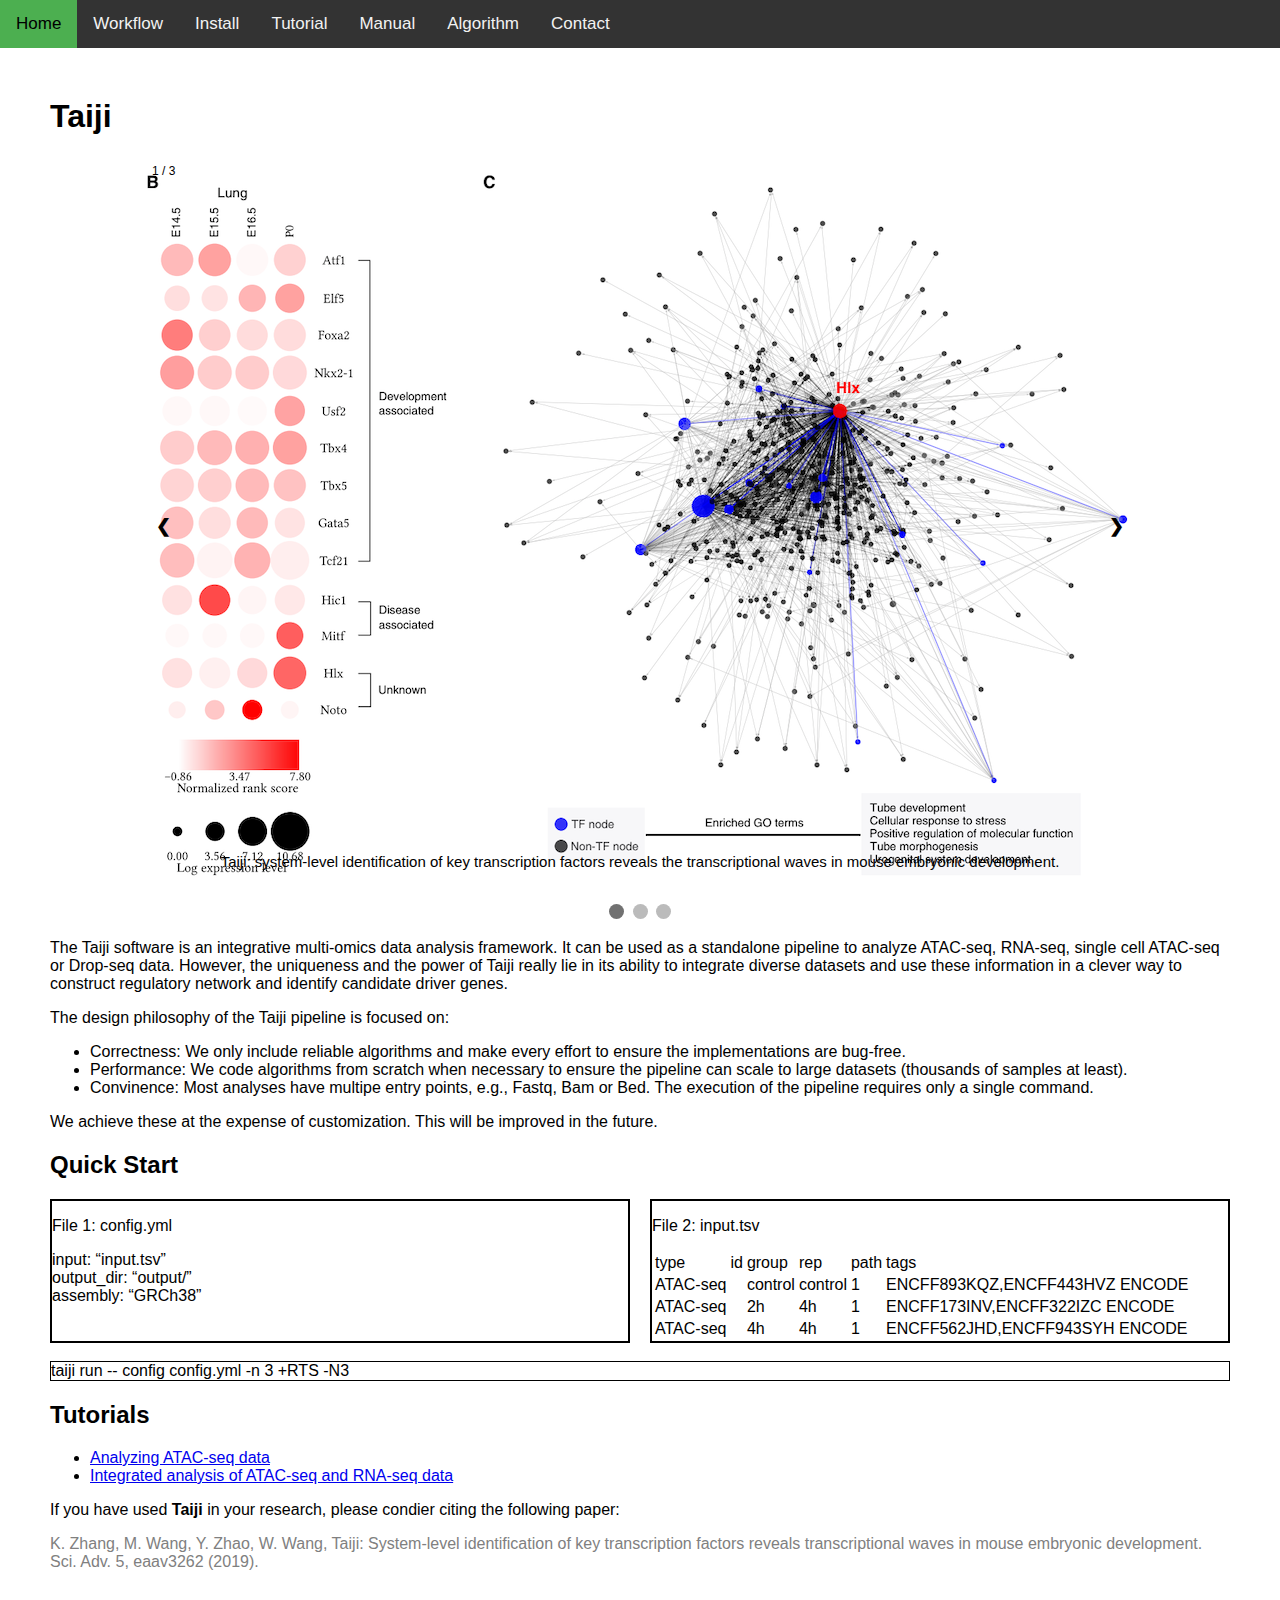
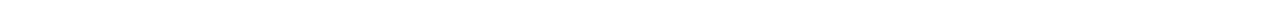
<file: index.html>
<!DOCTYPE html> 
<html> 
    <head>
        <meta charset="utf-8">
        <title> Taiji </title>
        <link rel="stylesheet" href="style.css">
    </head>
    <body> 
      <div class="topnav"> 
          <a class="active" href="https://zaudrey.github.io/index.html#home">Home</a>
          <a href="https://taiji-pipeline.github.io/static/other/taiji.html">Workflow</a>
          <a href="https://zaudrey.github.io/install.html#install">Install</a>
          <a href="https://zaudrey.github.io/blog_1_ATAC.html">Tutorial</a>
          <a href="https://taiji-pipeline.github.io/documentation/">Manual</a>
          <a href="https://zaudrey.github.io/algorithm.html">Algorithm</a>
          <a href="https://zaudrey.github.io/contact.html">Contact</a>
        </div>
      <div class="margin">
        <h1>Taiji</h1>
        <div class="slideshow-container">
        <div class="mySlides fade">
          <div class="numbertext">1 / 3</div>
          <img src="https://zaudrey.github.io/home-img1.png" style="width:100% height:300px">
          <div class="text">Taiji: system-level identification of key transcription factors reveals the transcriptional waves in mouse embryonic development.</div>
        </div>

        <div class="mySlides fade">
          <div class="numbertext">2 / 3</div>
          <img src="https://zaudrey.github.io/home-img2.jpg" style="width:100% height:300px">
          <div class="text">Epigenetic: landscapes reveal transcription factors that regulated CD8+ T cell differentitation.</div>
        </div>

        <div class="mySlides fade">
          <div class="numbertext">3 / 3</div>
          <img src="https://zaudrey.github.io/home-img3.jpg" style="width:100% height:300px">
          <div class="text">Runx3 programs CD8+ T cell residency in non-lymphoid tissues and tumours.</div>
        </div>

        <a class="prev" onclick="plusSlides(-1)">&#10094;</a>
        <a class="next" onclick="plusSlides(1)">&#10095;</a>

        </div>
        <br>

        <div style="text-align:center">
          <span class="dot" onclick="currentSlide(1)"></span> 
          <span class="dot" onclick="currentSlide(2)"></span> 
          <span class="dot" onclick="currentSlide(3)"></span> 
        </div>
        
        <p>
          The Taiji software is an integrative multi-omics data analysis framework. It can be used as a standalone pipeline to analyze ATAC-seq, RNA-seq, single cell ATAC-seq or 
          Drop-seq data. However, the uniqueness and the power of Taiji really lie in its ability to integrate diverse datasets and use these information in a clever way to 
          construct regulatory network and identify candidate driver genes. 
        </p>
        <p>
          The design philosophy of the Taiji pipeline is focused on:
        </p>
        <ul>
            <li>Correctness: We only include reliable algorithms and make every effort to ensure the implementations are bug-free.</li>
            <li>Performance: We code algorithms from scratch when necessary to ensure the pipeline can scale to large datasets (thousands of samples at least).</li>
            <li>Convinence: Most analyses have multipe entry points, e.g., Fastq, Bam or Bed. The execution of the pipeline requires only a single command.</li>
        </ul> 
        <p> We achieve these at the expense of customization. This will be improved in the future.</p>
        
        <h2>Quick Start</h2>
        <!---How to make boxes under file 1 and file 2 float next to each other--->
        <div class="flex-container"> 
            <div class="flex-child">
                <p>File 1: config.yml</p> 
                input: <q>input.tsv</q>
                <br>
                output_dir: <q>output/</q>
                <br>
                assembly: <q>GRCh38</q> 
            </div>
            <div class="flex-child"> 
          
                 <p>File 2: input.tsv</p> 
                 <table>
                      <tr>
                            <td>type</td>
                            <td>id</td>
                            <td>group</td>
                            <td>rep</td>
                            <td>path</td>
                            <td>tags</td>
                      </tr>
                      <tr>
                            <td>ATAC-seq</td>
                            <td></td>
                            <td>control</td>
                            <td>control</td>
                            <td>1</td>
                            <td>ENCFF893KQZ,ENCFF443HVZ	ENCODE</td>
                      </tr>
                      <tr>
                            <td>ATAC-seq</td>
                            <td></td>
                            <td>2h</td>
                            <td>4h</td>
                            <td>1</td>
                            <td>ENCFF173INV,ENCFF322IZC	ENCODE</td>
                      </tr>
                      <tr>
                            <td>ATAC-seq</td>
                            <td></td>
                            <td>4h</td>
                            <td>4h</td>
                            <td>1</td>
                            <td>ENCFF562JHD,ENCFF943SYH	ENCODE</td>
                      </tr>
                </table>
              </div>
            </div>
            <br>
            <div style="border:1px solid black">
                taiji run -- config config.yml -n 3 +RTS -N3
            </div>

            <h2>Tutorials</h2>
            <ul>
                <li>
                    <a href="https://taiji-pipeline.github.io/blog_1_ATAC.html">Analyzing ATAC-seq data</a>
                </li>
                <li>
                    <a href="https://taiji-pipeline.github.io/blog_2_ATAC+RNA.html">Integrated analysis of ATAC-seq and RNA-seq data</a>
                </li>
            </ul>
            <p>If you have used <b>Taiji</b> in your research, please condier citing the following paper:</p>
            <div style="color:grey">
                K. Zhang, M. Wang, Y. Zhao, W. Wang, Taiji: System-level identification of key transcription factors reveals transcriptional waves in mouse embryonic development. 
                Sci. Adv. 5, eaav3262 (2019).
            </div>
        </div>
        
        
      <script>
        var slideIndex = 1;
        showSlides(slideIndex);

        function plusSlides(n) {
          showSlides(slideIndex += n);
        }

        function currentSlide(n) {
          showSlides(slideIndex = n);
        }

        function showSlides(n) {
          var i;
          var slides = document.getElementsByClassName("mySlides");
          var dots = document.getElementsByClassName("dot");
          if (n > slides.length) {slideIndex = 1}    
          if (n < 1) {slideIndex = slides.length}
          for (i = 0; i < slides.length; i++) {
              slides[i].style.display = "none";  
          }
          for (i = 0; i < dots.length; i++) {
              dots[i].className = dots[i].className.replace(" active", "");
          }
          slides[slideIndex-1].style.display = "block";  
          dots[slideIndex-1].className += " active";
        }
      </script>
        
        
     </body>
 </html>
</file>
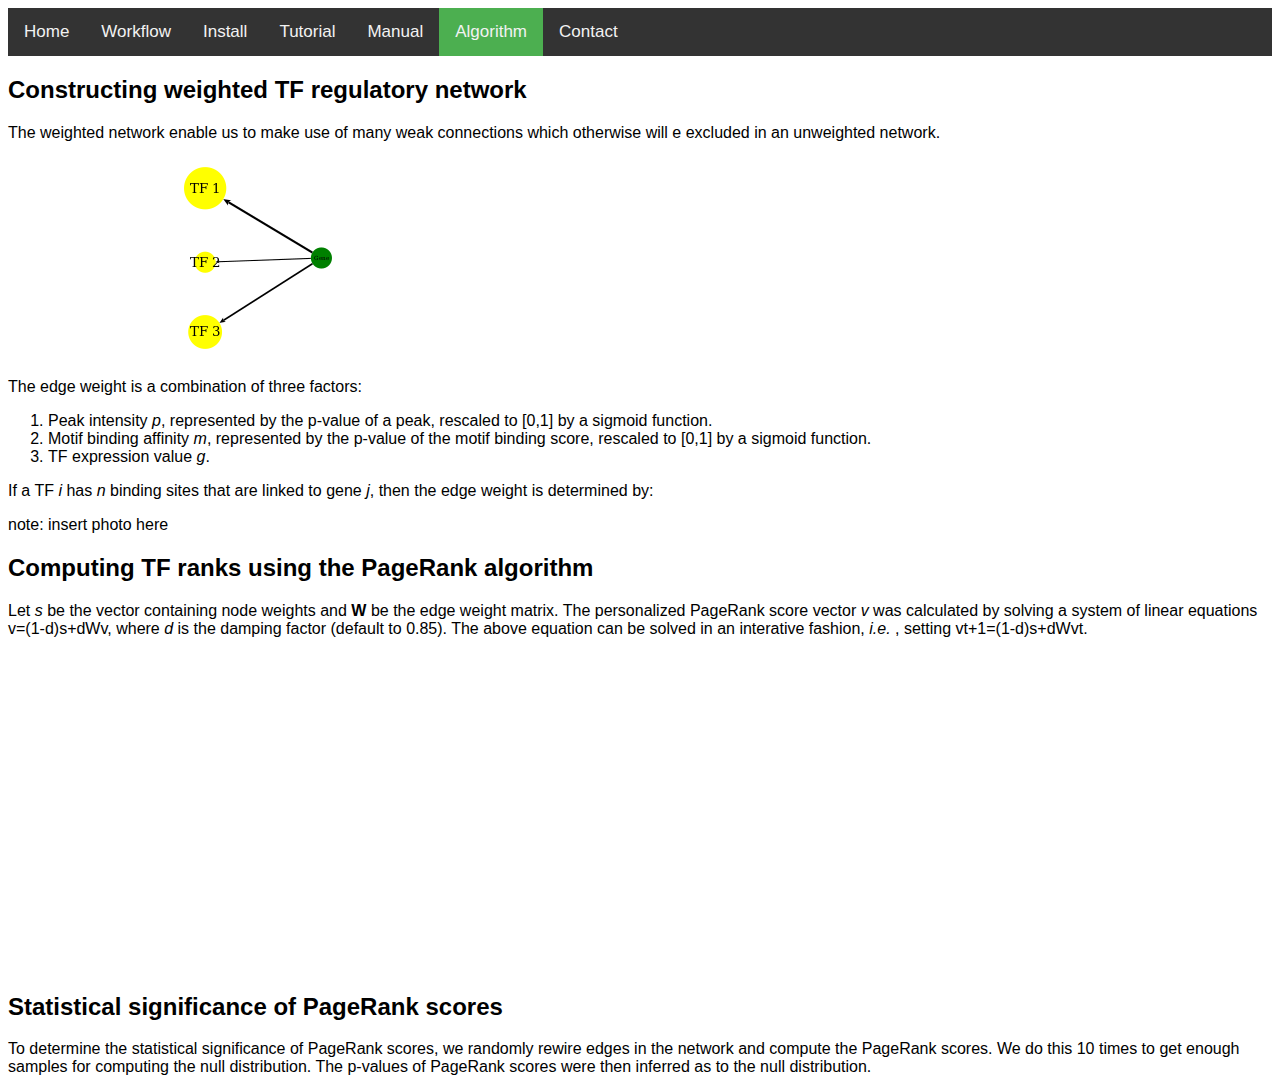
<file: algorithm.html>
<!DOCTYPE html>
<html>
  <head>
    <meta charset="utf-8">
    <title>Workflow</title>
  </head>
    <style>
        /* add a black background color to the top navigation */
                .topnav{
                    background-color: #333;
                    overflow: hidden;
                    font-family: Arial, Helvetica, sans-serif;
                 }
                /* style the links inside the navigation bar*/
                 .topnav a{
                     float: left;
                     color: #f2f2f2;
                     text-align: center;
                     padding: 14px 16px;
                     text-decoration: none;
                     font-size: 17px;
                 }
                /* change the color of the links on hover */
                .topnav a:hover{
                    background-color: #ddd;
                    color: black;
                }
                /* add a color ot the active/current link*/ 
                .topnav a.active{
                    background-color: #4CAF50;
                }

                /* changes font of body*/
                body{
                    font-family: Arial;
                }
      
                /* Fixed sidenav, full height */
                  .sidenav {
                    height: 100%;
                    width: 200px;
                    position: fixed;
                    z-index: 1;
                    top: 0;
                    left: 0;
                    background-color: #111;
                    overflow-x: hidden;
                    padding-top: 20px;
                  }

                  /* Style the sidenav links and the dropdown button */
                  .sidenav a, .dropdown-btn {
                    padding: 6px 8px 6px 16px;
                    text-decoration: none;
                    font-size: 20px;
                    color: #818181;
                    display: block;
                    border: none;
                    background: none;
                    width:100%;
                    text-align: left;
                    cursor: pointer;
                    outline: none;
                  }

                  /* On mouse-over */
                  .sidenav a:hover, .dropdown-btn:hover {
                    color: #f1f1f1;
                  }

                  /* Main content */
                  .main {
                    margin-left: 200px; /* Same as the width of the sidenav */
                    font-size: 20px; /* Increased text to enable scrolling */
                    padding: 0px 10px;
                  }

                  /* Add an active class to the active dropdown button */
                  .active {
                    background-color: green;
                    color: white;
                  }

                  /* Dropdown container (hidden by default). Optional: add a lighter background color and some left padding to change the design of the dropdown content */
                  .dropdown-container {
                    display: none;
                    background-color: #262626;
                    padding-left: 8px;
                  }

                  /* Optional: Style the caret down icon */
                  .fa-caret-down {
                    float: right;
                    padding-right: 8px;
                  }
      
    </style>
  
  <body>
    <div class="topnav"> 
          <a href="https://zaudrey.github.io/index.html#home">Home</a>
          <a href="https://taiji-pipeline.github.io/static/other/taiji.html">Workflow</a>
          <a href="https://zaudrey.github.io/install.html#install">Install</a>
          <a href="https://zaudrey.github.io/blog_1_ATAC.html">Tutorial</a>      
          <a href="https://taiji-pipeline.github.io/documentation/">Manual</a>
          <a class="active" href="https://zaudrey.github.io/algorithm.html">Algorithm</a>
          <a href="https://zaudrey.github.io/contact.html">Contact</a>
    </div>
    
    <h2>Constructing weighted TF regulatory network</h2>
    <p>The weighted network enable us to make use of many weak connections which otherwise will e excluded in an unweighted network.</p>
    
    <img src="https://zaudrey.github.io/algorithm-img1.png" alt="Algorithm Image 1">
    <br>    
         
    <p>The edge weight is a combination of three factors:</p>
    <ol>
      <li>Peak intensity <i>p</i>, represented by the p-value of a peak, rescaled to [0,1] by a sigmoid function.</li>
      <li>Motif binding affinity <i>m</i>, represented by the p-value of the motif binding score, rescaled to [0,1] by a sigmoid function.</li>
      <li>TF expression value <i>g</i>.</li>
    </ol>
    <p>If a TF <i>i</i> has <i>n</i> binding sites that are linked to gene <i>j</i>, then the edge weight is determined by:</p>
    <p>note: insert photo here</p>
    <h2>Computing TF ranks using the PageRank algorithm</h2>
    <p>Let <i>s</i> be the vector containing node weights and <b>W</b> be the edge weight matrix. The personalized PageRank score vector <i>v</i> was calculated by solving a 
      system of linear equations v=(1-d)s+dWv, where <i>d</i> is the damping factor (default to 0.85). The above equation can be solved in an interative fashion, <i>i.e.</i>
      , setting vt+1=(1-d)s+dWvt. </p>
    <iframe width="560" height="315" src="https://www.youtube.com/embed/P8Kt6Abq_rM" title="YouTube video player" frameborder="0" allow="accelerometer; autoplay; clipboard-write; 
    encrypted-media; gyroscope; picture-in-picture" allowfullscreen></iframe>
    
    <h2>Statistical significance of PageRank scores</h2>
    <p>To determine the statistical significance of PageRank scores, we randomly rewire edges in the network and compute the PageRank scores. We do this 10 times to get enough
    samples for computing the null distribution. The p-values of PageRank scores were then inferred as to the null distribution.</p>
      
      
      
  </body>
</html>
</file>
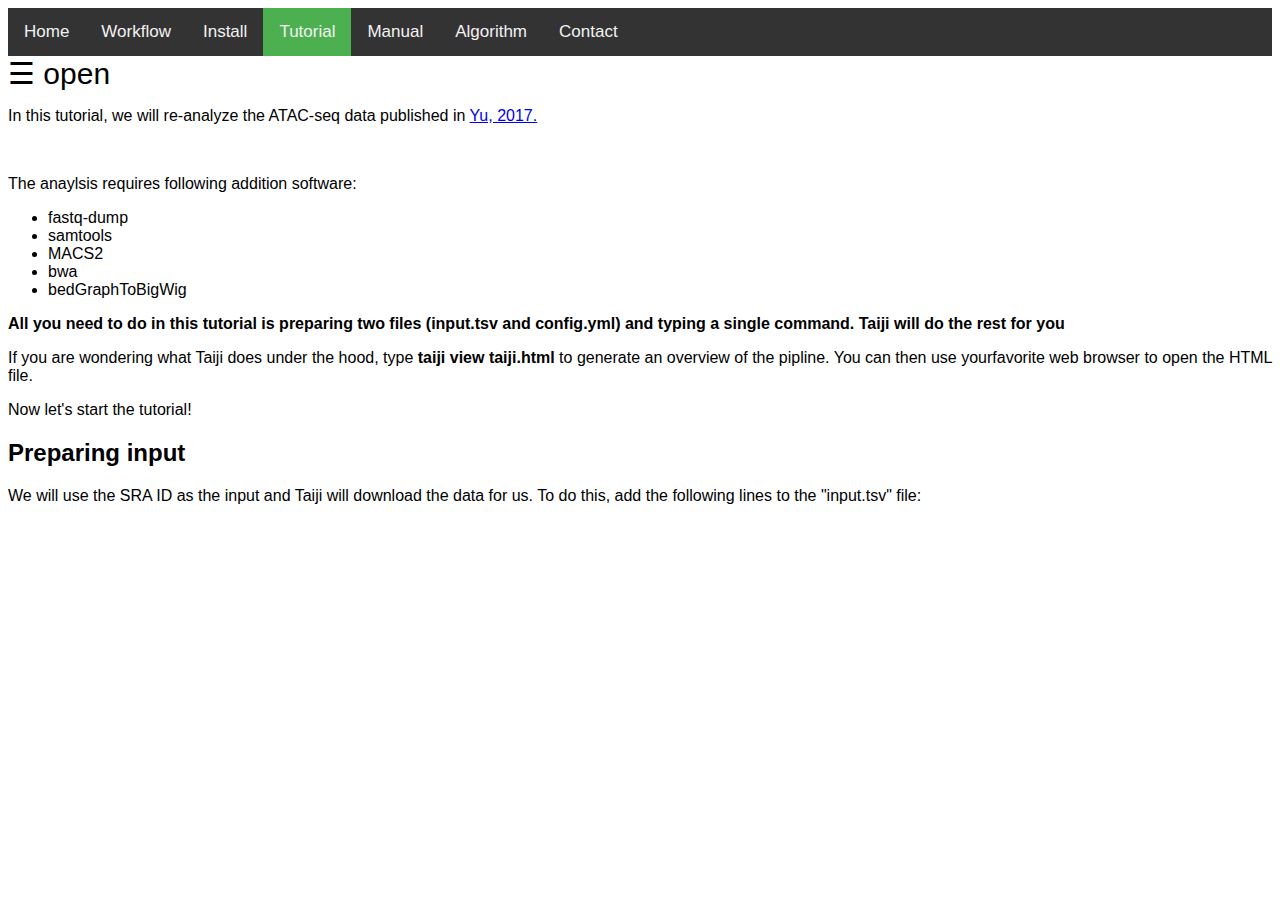
<file: blog_1_ATAC.html>
<!DOCTYPE html>
<html>
  <head>
    <meta charset="utf-8">
    <title>Tutorial</title>
    <link rel="stylesheet" href="https://zaudrey.github.io/blog.css">
  </head>
  
  <body>
    <div class="topnav"> 
          <a href="https://zaudrey.github.io/index.html#home">Home</a>
          <a href="https://taiji-pipeline.github.io/static/other/taiji.html">Workflow</a>
          <a href="https://zaudrey.github.io/install.html#install">Install</a>
          <a class="active" href="https://zaudrey.github.io/blog_1_ATAC.html">Tutorial</a>
          <a href="https://taiji-pipeline.github.io/documentation/">Manual</a>
          <a href="https://zaudrey.github.io/algorithm.html">Algorithm</a>
          <a href="https://zaudrey.github.io/contact.html">Contact</a>
     </div>

     <div id="mySidenav" class="sidenav">
        <a href="javascript:void(0)" class="closebtn" onclick="closeNav()">&times;</a>
        <a class"active" href="https://zaudrey.github.io/blog_1_ATAC.html">ATAC: CD8 T cell development</a>
        <a href="https://zaudrey.github.io/blog_2_ATAC+RNA.html">ATAC+RNA: Mouse development</a>
        <a href="https://zaudrey.github.io/blog_3_scATAC.html">scATAC: Mouse forebrain</a>
      </div>
      
    <span style="font-size:30px;cursor:pointer" onclick="openNav()">&#9776; open</span>
    
    <p>In this tutorial, we will re-analyze the ATAC-seq data published in <a href="https://www.nature.com/articles/ni.3706">Yu, 2017.</a></p>
    <br>
    <p>The anaylsis requires following addition software:</p>
    <ul>
      <li>fastq-dump</li>
      <li>samtools</li>
      <li>MACS2</li>
      <li>bwa</li>
      <li>bedGraphToBigWig</li>
    </ul>
    <p><b>All you need to do in this tutorial is preparing two files (input.tsv and config.yml) and typing a single command. Taiji will do the rest for 
      you</b></p>
    <p>If you are wondering what Taiji does under the hood, type <b>taiji view taiji.html</b> to generate an overview of the pipline. You can then use yourfavorite web browser 
      to open the HTML file.</p>
    <p>Now let's start the tutorial!</p>
    
    <h2>Preparing input</h2>
    <p>We will use the SRA ID as the input and Taiji will download the data for us. To do this, add the following lines to the "input.tsv" file:</p>
    
    <div>
    </div>
    
    <script>
    function openNav() {
      document.getElementById("mySidenav").style.width = "250px";
    }

    function closeNav() {
      document.getElementById("mySidenav").style.width = "0";
    }
    </script>
    
    
  </body>
</html>
</file>
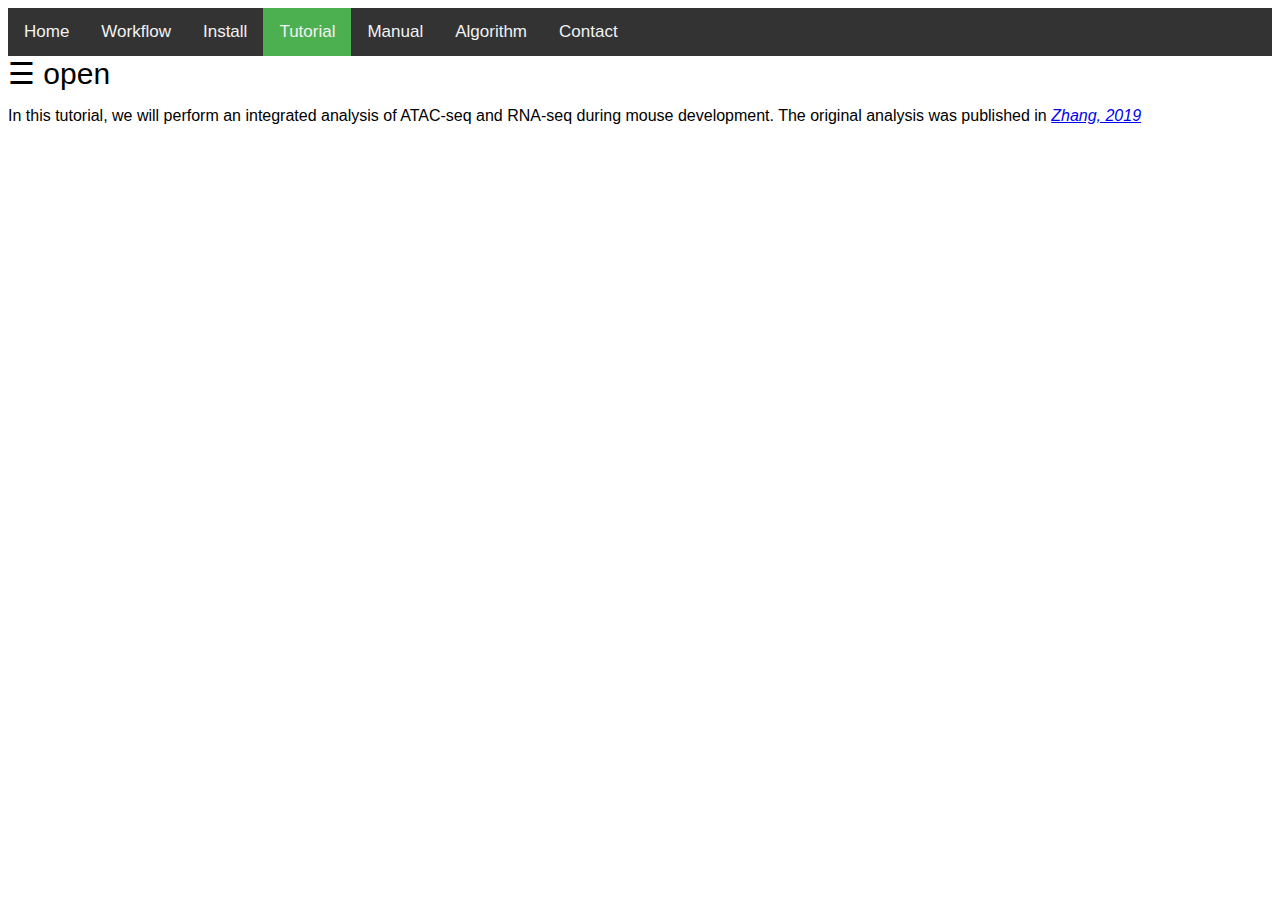
<file: blog_2_ATAC+RNA.html>
<!DOCTYPE html>
<html>
  <head>
    <meta charset="utf-8">
    <title>Tutorial</title>
    <link rel="stylesheet" href="https://zaudrey.github.io/blog.css">
  </head>
  
  <body>
    <div class="topnav"> 
          <a href="https://zaudrey.github.io/index.html#home">Home</a>
          <a href="https://taiji-pipeline.github.io/static/other/taiji.html">Workflow</a>
          <a href="https://zaudrey.github.io/install.html#install">Install</a>
          <a class="active" href="https://zaudrey.github.io/blog_1_ATAC.html">Tutorial</a>
          <a href="https://taiji-pipeline.github.io/documentation/">Manual</a>
          <a href="https://zaudrey.github.io/algorithm.html">Algorithm</a>
          <a href="https://zaudrey.github.io/contact.html">Contact</a>
     </div>

     <div id="mySidenav" class="sidenav">
        <a href="javascript:void(0)" class="closebtn" onclick="closeNav()">&times;</a>
        <a href="https://zaudrey.github.io/blog_1_ATAC.html">ATAC: CD8 T cell development</a>
        <a class"active" href="https://zaudrey.github.io/blog_2_ATAC+RNA.html">ATAC+RNA: Mouse development</a>
        <a href="https://zaudrey.github.io/blog_3_scATAC.html">scATAC: Mouse forebrain</a>
      </div>
      
    <span style="font-size:30px;cursor:pointer" onclick="openNav()">&#9776; open</span>
    
    <p>In this tutorial, we will perform an integrated analysis of ATAC-seq and RNA-seq during mouse development. The original analysis was published in 
      <a href="https://advances.sciencemag.org/content/5/3/eaav3262"><i>Zhang, 2019</i></a></p>
    
    <script>
    function openNav() {
      document.getElementById("mySidenav").style.width = "250px";
    }

    function closeNav() {
      document.getElementById("mySidenav").style.width = "0";
    }
    </script>
    
    
  </body>
</html>
</file>
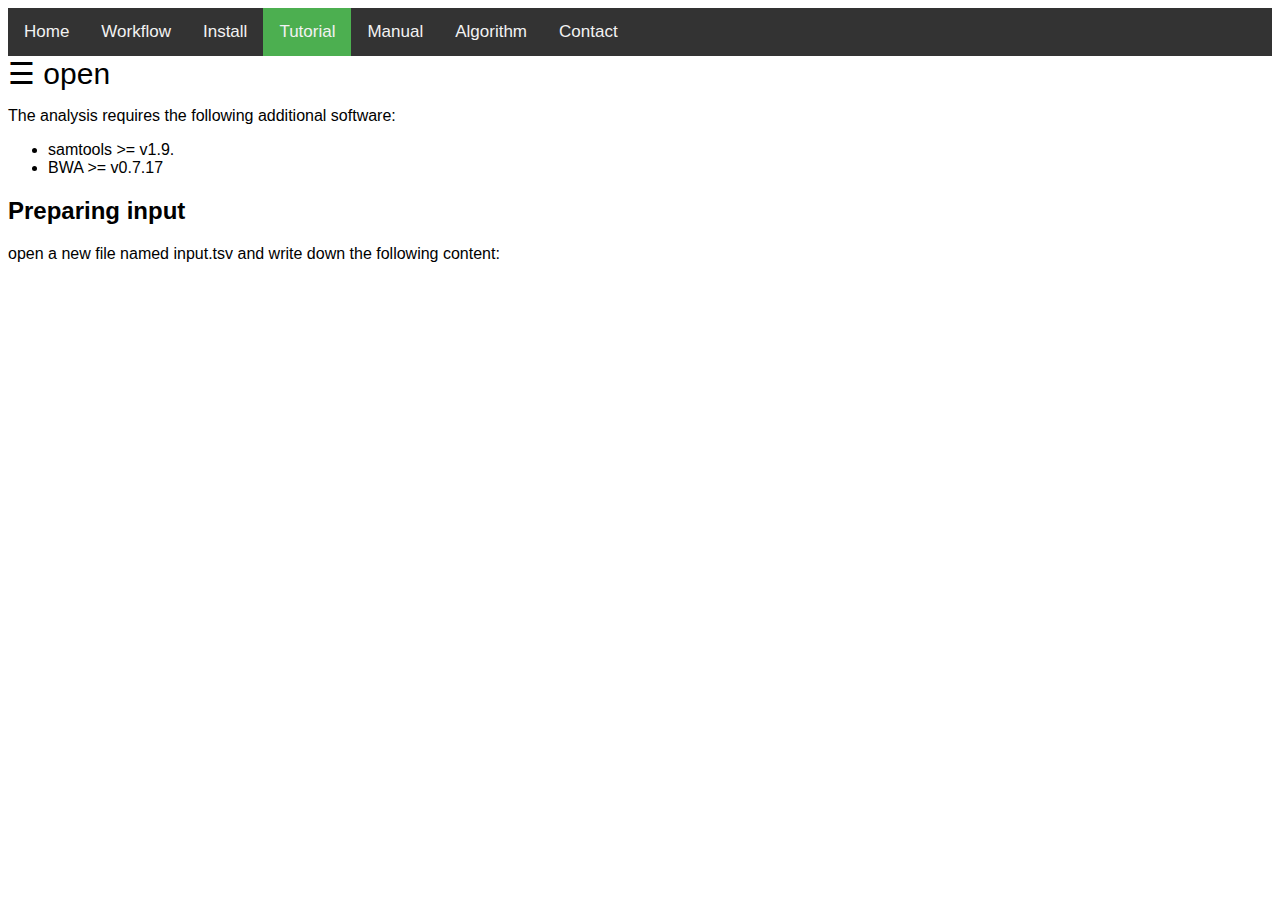
<file: blog_3_scATAC.html>
<!DOCTYPE html>
<html>
  <head>
    <meta charset="utf-8">
    <title>Tutorial</title>
    <link rel="stylesheet" href="https://zaudrey.github.io/blog_1.css">
  </head>
  
  <body>
    <div class="topnav"> 
          <a href="https://zaudrey.github.io/index.html#home">Home</a>
          <a href="https://taiji-pipeline.github.io/static/other/taiji.html">Workflow</a>
          <a href="https://zaudrey.github.io/install.html#install">Install</a>
          <a class="active" href="https://zaudrey.github.io/blog_1_ATAC.html">Tutorial</a>
          <a href="https://taiji-pipeline.github.io/documentation/">Manual</a>
          <a href="https://zaudrey.github.io/algorithm.html">Algorithm</a>
          <a href="https://zaudrey.github.io/contact.html">Contact</a>
     </div>

     <div id="mySidenav" class="sidenav">
        <a href="javascript:void(0)" class="closebtn" onclick="closeNav()">&times;</a>
        <a href="https://zaudrey.github.io/blog_1_ATAC.html">ATAC: CD8 T cell development</a>
        <a href="https://zaudrey.github.io/blog_2_ATAC+RNA.html">ATAC+RNA: Mouse development</a>
        <a class"active" href="https://zaudrey.github.io/blog_3_scATAC.html">scATAC: Mouse forebrain</a>
      </div>
      
    <span style="font-size:30px;cursor:pointer" onclick="openNav()">&#9776; open</span>
    
    <p>The analysis requires the following additional software:</p>
    <ul>
      <li>samtools >= v1.9.</li>
      <li>BWA >= v0.7.17</li>
    </ul>
    
    <h2>Preparing input</h2>
    <p>open a new file named input.tsv and write down the following content:</p>
    
    <script>
    function openNav() {
      document.getElementById("mySidenav").style.width = "250px";
    }

    function closeNav() {
      document.getElementById("mySidenav").style.width = "0";
    }
    </script>
    
    
  </body>
</html>
</file>
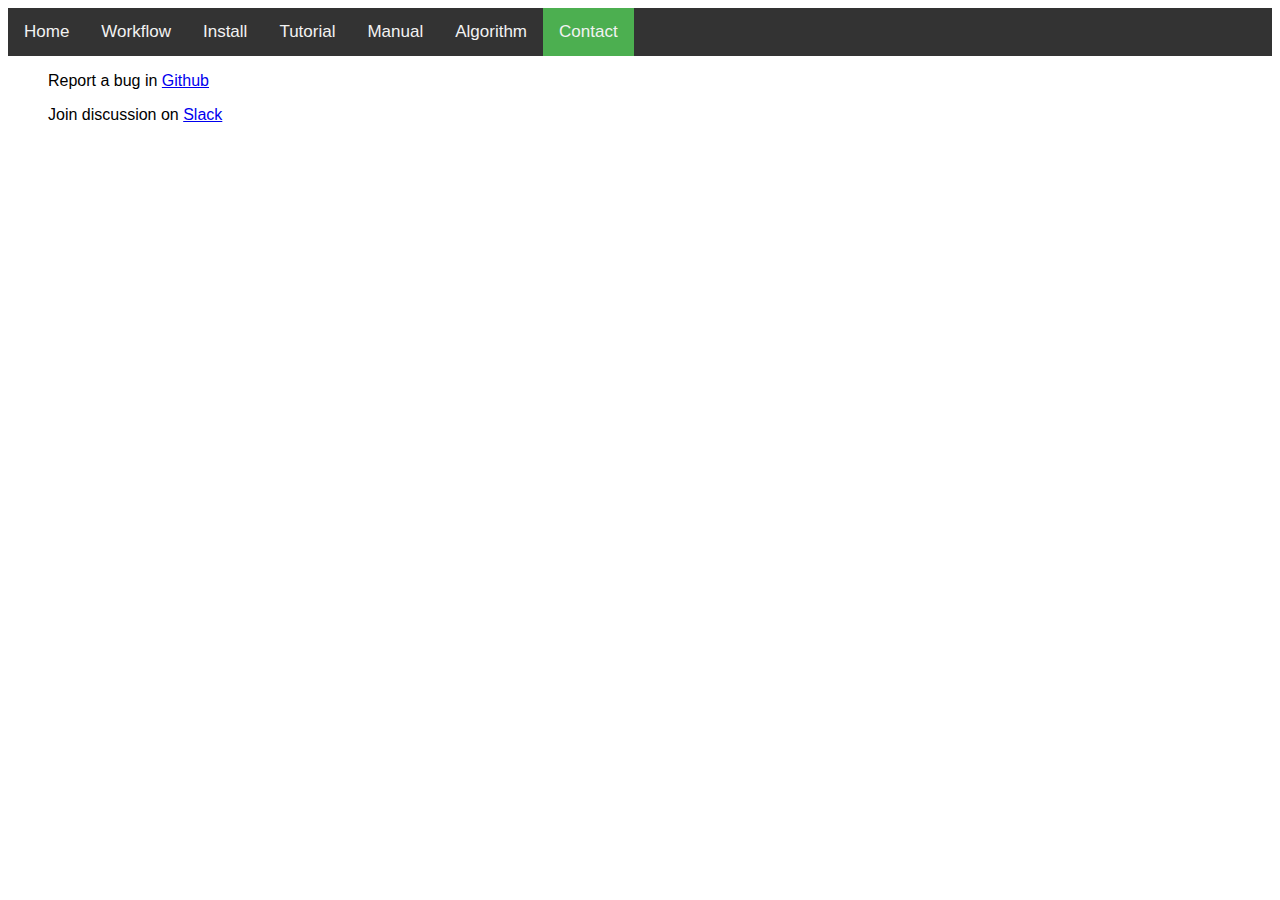
<file: contact.html>
<!DOCTYPE html>
<html>
  <head>
    <meta charset="utf-8">
    <title>Workflow</title>
    <style>
      /* add a black background color to the top navigation */
            .topnav{
                background-color: #333;
                overflow: hidden;
             }
            /* style the links inside the navigation bar*/
             .topnav a{
                 float: left;
                 color: #f2f2f2;
                 text-align: center;
                 padding: 14px 16px;
                 text-decoration: none;
                 font-size: 17px;
             }
            /* change the color of the links on hover */
            .topnav a:hover{
                background-color: #ddd;
                color: black;
            }
            /* add a color ot the active/current link*/ 
            .topnav a.active{
                background-color: #4CAF50;
            }
            
            /* changes font of body*/
            body{
                font-family: Arial;
            }
      
    </style>
  </head>
  <body>
     <div class="topnav"> 
          <a href="https://zaudrey.github.io/index.html#home">Home</a>
          <a href="https://taiji-pipeline.github.io/static/other/taiji.html">Workflow</a>
          <a href="https://zaudrey.github.io/install.html#install">Install</a>
          <a href="https://zaudrey.github.io/blog_1_ATAC.html">Tutorial</a>
          <a href="https://taiji-pipeline.github.io/documentation/">Manual</a>
          <a href="https://zaudrey.github.io/algorithm.html">Algorithm</a>
          <a class="active" href="https://zaudrey.github.io/contact.html">Contact</a>
        </div>
    
    <li>
      <ul>Report a bug in <a href="https://github.com/Taiji-pipeline/Taiji">Github</a></ul>
      <ul>Join discussion on <a href="https://taiji-pipeline.slack.com/join/shared_invite/enQtNzkyOTYxNjQ3NTU2LTMzMDUzNDhlNGQyODUwNThhZTE2YWI1Mjk5NDZiMDM5YzI5NjU5OWE2OTA1Yj
        YwYjI5MDNmMWMxOGNjOTI3ZjY#/shared-invite/email">Slack</a></ul>
    </li>
    
    

  </body>
</html>
</file>
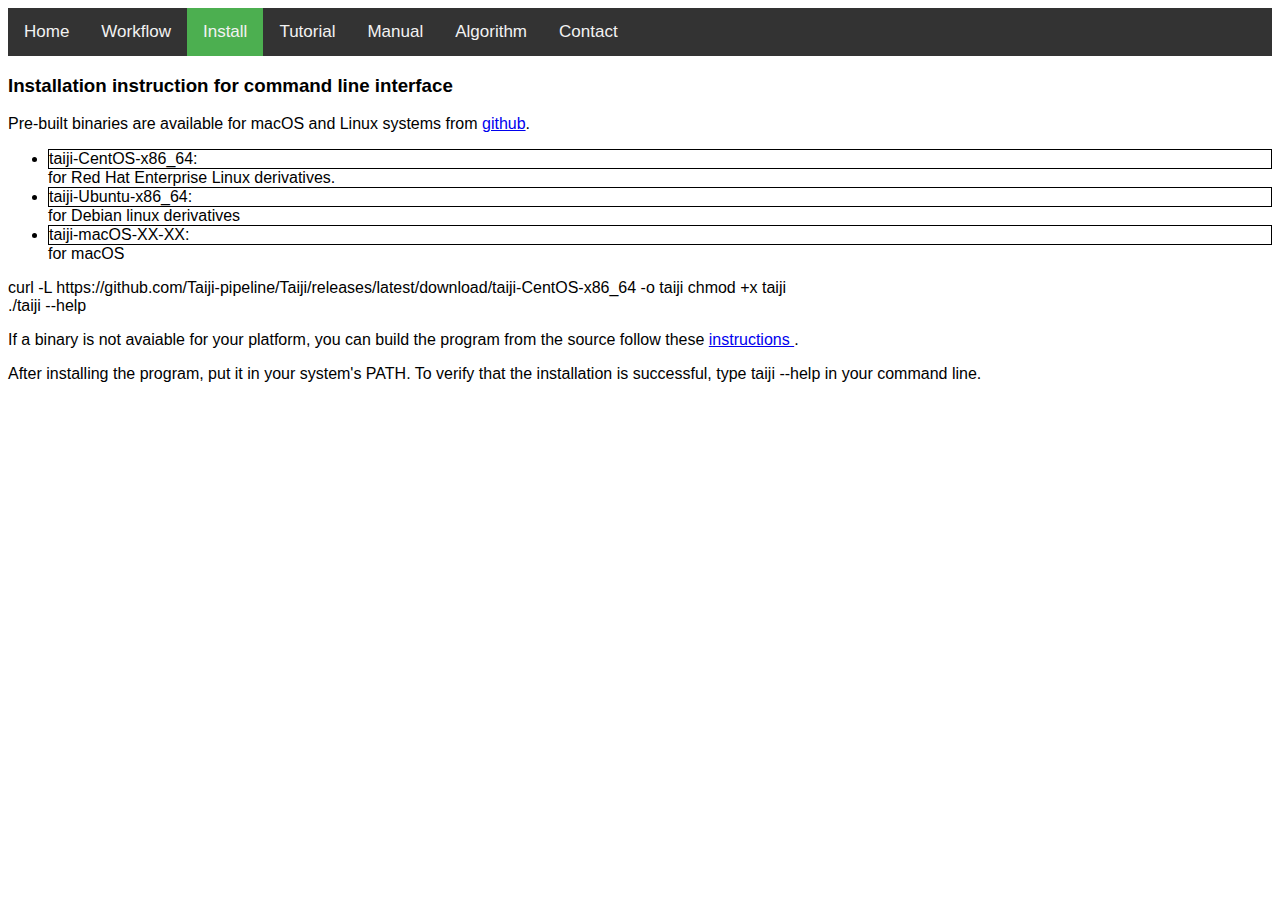
<file: install.html>
<!DOCTYPE html>
<html>
  <head> 
    <meta charset="utf-8">
    <title>Install</title>
    <style>
       /* add a black background color to the top navigation */
         .topnav{
           background-color: #333;
           overflow: hidden;
         }
       /* style the links inside the navigation bar*/
             .topnav a{
                 float: left;
                 color: #f2f2f2;
                 text-align: center;
                 padding: 14px 16px;
                 text-decoration: none;
                 font-size: 17px;
             }
            /* change the color of the links on hover */
            .topnav a:hover{
                background-color: #ddd;
                color: black;
            }
            /* add a color ot the active/current link*/ 
            .topnav a.active{
                background-color: #4CAF50;
            }
      
           /* changes font of body*/
            body{
                font-family: Arial;
            }
      
          .border-text{
               border: 1px solid black;
          }
    </style>
  </head> 
  
  <body>
      <div class="topnav"> 
          <a href="https://zaudrey.github.io/index.html#home">Home</a>
          <a href="https://taiji-pipeline.github.io/static/other/taiji.html">Workflow</a>
          <a class="active" href="https://zaudrey.github.io/install.html#install">Install</a>
          <a href="https://zaudrey.github.io/blog_1_ATAC.html">Tutorial</a>
          <a href="https://taiji-pipeline.github.io/documentation/">Manual</a>
          <a href="https://zaudrey.github.io/algorithm.html">Algorithm</a>
          <a href="https://zaudrey.github.io/contact.html">Contact</a>
     </div>
    <div>
      <h3>Installation instruction for command line interface</h3> 
      <p> 
        Pre-built binaries are available for macOS and Linux systems from <a href="https://github.com/Taiji-pipeline/Taiji/releases">github</a>.
      </p>
      <ul>
        <li><div class="border-text">taiji-CentOS-x86_64:</div> for Red Hat Enterprise Linux derivatives.</li>
        <li><div class="border-text"> taiji-Ubuntu-x86_64:</div> for Debian linux derivatives</li>
        <li><div class="border-text">taiji-macOS-XX-XX:</div> for macOS</li>
      </ul>  
      
      <div>
        <p> curl -L https://github.com/Taiji-pipeline/Taiji/releases/latest/download/taiji-CentOS-x86_64 -o taiji chmod +x taiji 
        <br>
        ./taiji --help
        </p>
      </div>
      <p> If a binary is not avaiable for your platform, you can build the program from the source follow these <a href="https://taiji-pipeline.github.io/documentation/install.html">
        instructions </a> .
      </p>
      <p>
        After installing the program, put it in your system's PATH. To verify that the installation is successful, type taiji --help in your 
        command line. 
      </p>
      
    </div>
    
    
    
  </body>
</html>
</file>
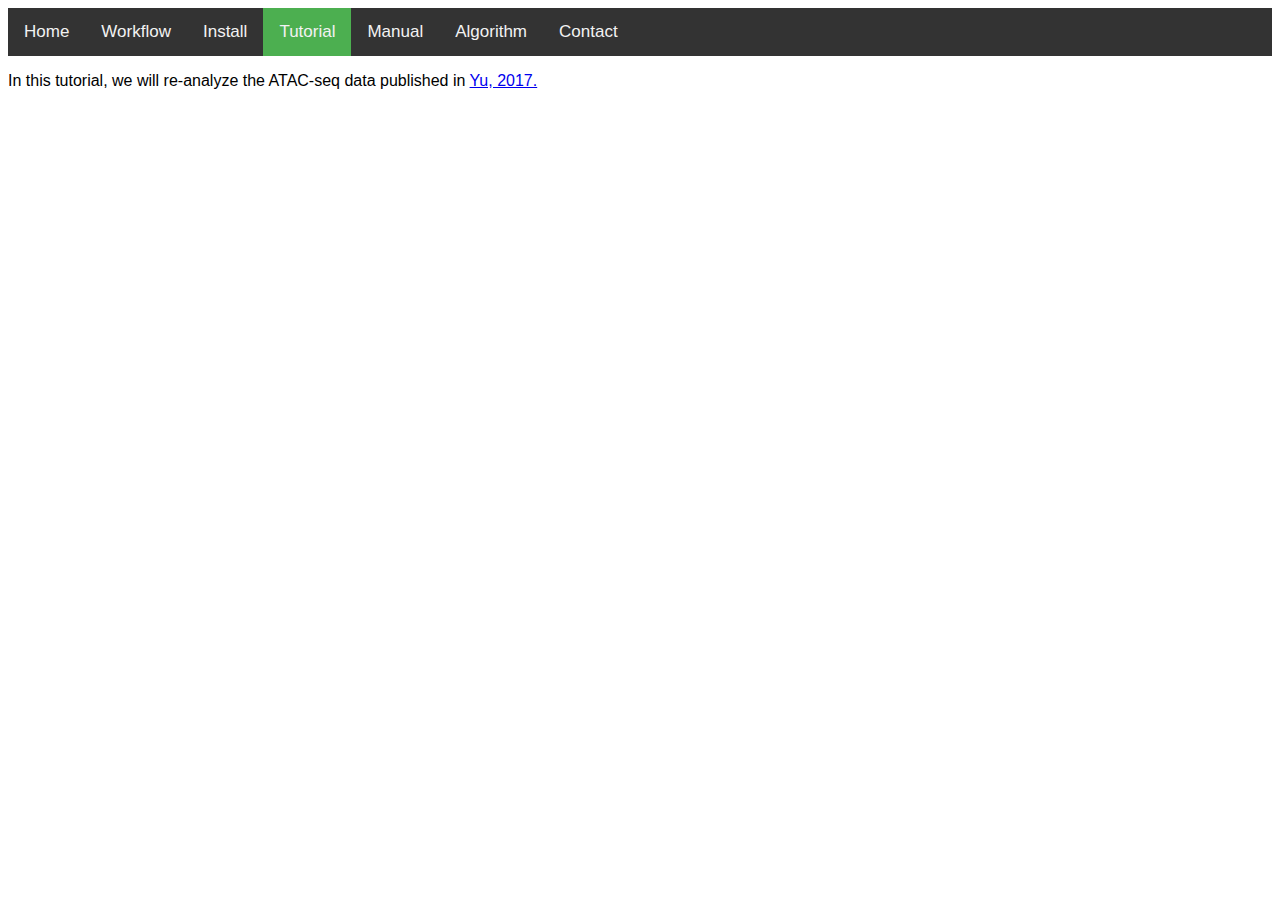
<file: tutorial.html>
<!DOCTYPE html>
<html>
  <head>
    <meta charset="utf-8">
    <title>Tutorial</title>
  </head>
  <style>
      /* add a black background color to the top navigation */
            .topnav{
                background-color: #333;
                overflow: hidden;
             }
            /* style the links inside the navigation bar*/
             .topnav a{
                 float: left;
                 color: #f2f2f2;
                 text-align: center;
                 padding: 14px 16px;
                 text-decoration: none;
                 font-size: 17px;
             }
            /* change the color of the links on hover */
            .topnav a:hover{
                background-color: #ddd;
                color: black;
            }
            /* add a color ot the active/current link*/ 
            .topnav a.active{
                background-color: #4CAF50;
            }
            
            /* changes font of body*/
            body{
                font-family: Arial;
            }
     

          /* Fixed sidenav, full height */
          .sidenav {
            height: 100%;
            width: 200px;
            position: fixed;
            z-index: 1;
            top: 0;
            left: 0;
            background-color: #111;
            overflow-x: hidden;
            padding-top: 20px;
          }

          /* Style the sidenav links and the dropdown button */
          .sidenav a, .dropdown-btn {
            padding: 6px 8px 6px 16px;
            text-decoration: none;
            font-size: 20px;
            color: #818181;
            display: block;
            border: none;
            background: none;
            width: 100%;
            text-align: left;
            cursor: pointer;
            outline: none;
          }

          /* On mouse-over */
          .sidenav a:hover, .dropdown-btn:hover {
            color: #f1f1f1;
          }

          /* Main content */
          .main {
            margin-left: 200px; /* Same as the width of the sidenav */
            font-size: 20px; /* Increased text to enable scrolling */
            padding: 0px 10px;
          }

          /* Add an active class to the active dropdown button */
          .active {
            background-color: green;
            color: white;
          }

          /* Dropdown container (hidden by default). Optional: add a lighter background color and some left padding to change the design of the dropdown content 
          .dropdown-container {
            display: none;
            background-color: #262626;
            padding-left: 8px;
          }

           Optional: Style the caret down icon 
          .fa-caret-down {
            float: right;
            padding-right: 8px;
          }
    */

          /* Some media queries for responsiveness */
          @media screen and (max-height: 450px) {
            .sidenav {padding-top: 15px;}
            .sidenav a {font-size: 18px;}
          }
  </style>
  
  <body>
    <div class="topnav"> 
          <a href="https://zaudrey.github.io/index.html#home">Home</a>
          <a href="https://taiji-pipeline.github.io/static/other/taiji.html">Workflow</a>
          <a href="https://zaudrey.github.io/install.html#install">Install</a>
          <a class="active" href="https://zaudrey.github.io/tutorial.html#tutorial">Tutorial</a>
          <a href="https://taiji-pipeline.github.io/documentation/">Manual</a>
          <a href="https://zaudrey.github.io/algorithm.html">Algorithm</a>
          <a href="https://zaudrey.github.io/contact.html">Contact</a>
     </div>
    
    <p>In this tutorial, we will re-analyze the ATAC-seq data published in <a href="https://www.nature.com/articles/ni.3706">Yu, 2017.</a></p>

  </body>
</html>
</file>
<file: style.css>
.margin{
                margin: 50px;
            }
            /* add a black background color to the top navigation */
            .topnav{
                background-color: #333;
                overflow: hidden;
             }
            /* style the links inside the navigation bar*/
             .topnav a{
                 float: left;
                 color: #f2f2f2;
                 text-align: center;
                 padding: 14px 16px;
                 text-decoration: none;
                 font-size: 17px;
             }
            /* change the color of the links on hover */
            .topnav a:hover{
                background-color: #ddd;
                color: black;
            }
            /* add a color ot the active/current link*/ 
            .topnav a.active{
                background-color: #4CAF50;
            }
            
            /* changes font of body*/
            body{
                font-family: Arial;
            }
                       
            .flex-container{
                display: flex;
            }
            
            .flex-child{
                flex: 1;
                border: 2px solid black;
            }
            
            .flex-child:first-child{
                margin-right: 20px;
            } 


          * {box-sizing: border-box}
          body {font-family: Verdana, sans-serif; margin:0}
          .mySlides {display: none}
          img {vertical-align: middle;}

          /* Slideshow container */
          .slideshow-container {
            max-width: 1000px;
            position: relative;
            margin: auto;
          }

          /* Next & previous buttons */
          .prev, .next {
            cursor: pointer;
            position: absolute;
            top: 50%;
            width: auto;
            padding: 16px;
            margin-top: -22px;
            color: black;
            font-weight: bold;
            font-size: 18px;
            transition: 0.6s ease;
            border-radius: 0 3px 3px 0;
            user-select: none;
          }

          /* Position the "next button" to the right */
          .next {
            right: 0;
            border-radius: 3px 0 0 3px;
          }

          /* On hover, add a black background color with a little bit see-through */
          .prev:hover, .next:hover {
            background-color: rgba(0,0,0,0.8);
          }

          /* Caption text */
          .text {
            color: black;
            font-size: 15px;
            padding: 8px 12px;
            position: absolute;
            bottom: 8px;
            width: 100%;
            text-align: center;
          }

          /* Number text (1/3 etc) */
          .numbertext {
            color: black;
            font-size: 12px;
            padding: 8px 12px;
            position: absolute;
            top: 0;
          }

          /* The dots/bullets/indicators */
          .dot {
            cursor: pointer;
            height: 15px;
            width: 15px;
            margin: 0 2px;
            background-color: #bbb;
            border-radius: 50%;
            display: inline-block;
            transition: background-color 0.6s ease;
          }

          .active, .dot:hover {
            background-color: #717171;
          }

          /* Fading animation */
          .fade {
            -webkit-animation-name: fade;
            -webkit-animation-duration: 1.5s;
            animation-name: fade;
            animation-duration: 1.5s;
          }

          @-webkit-keyframes fade {
            from {opacity: .4} 
            to {opacity: 1}
          }

          @keyframes fade {
            from {opacity: .4} 
            to {opacity: 1}
          }

          /* On smaller screens, decrease text size */
          @media only screen and (max-width: 300px) {
            .prev, .next,.text {font-size: 11px}
          }
</file>
